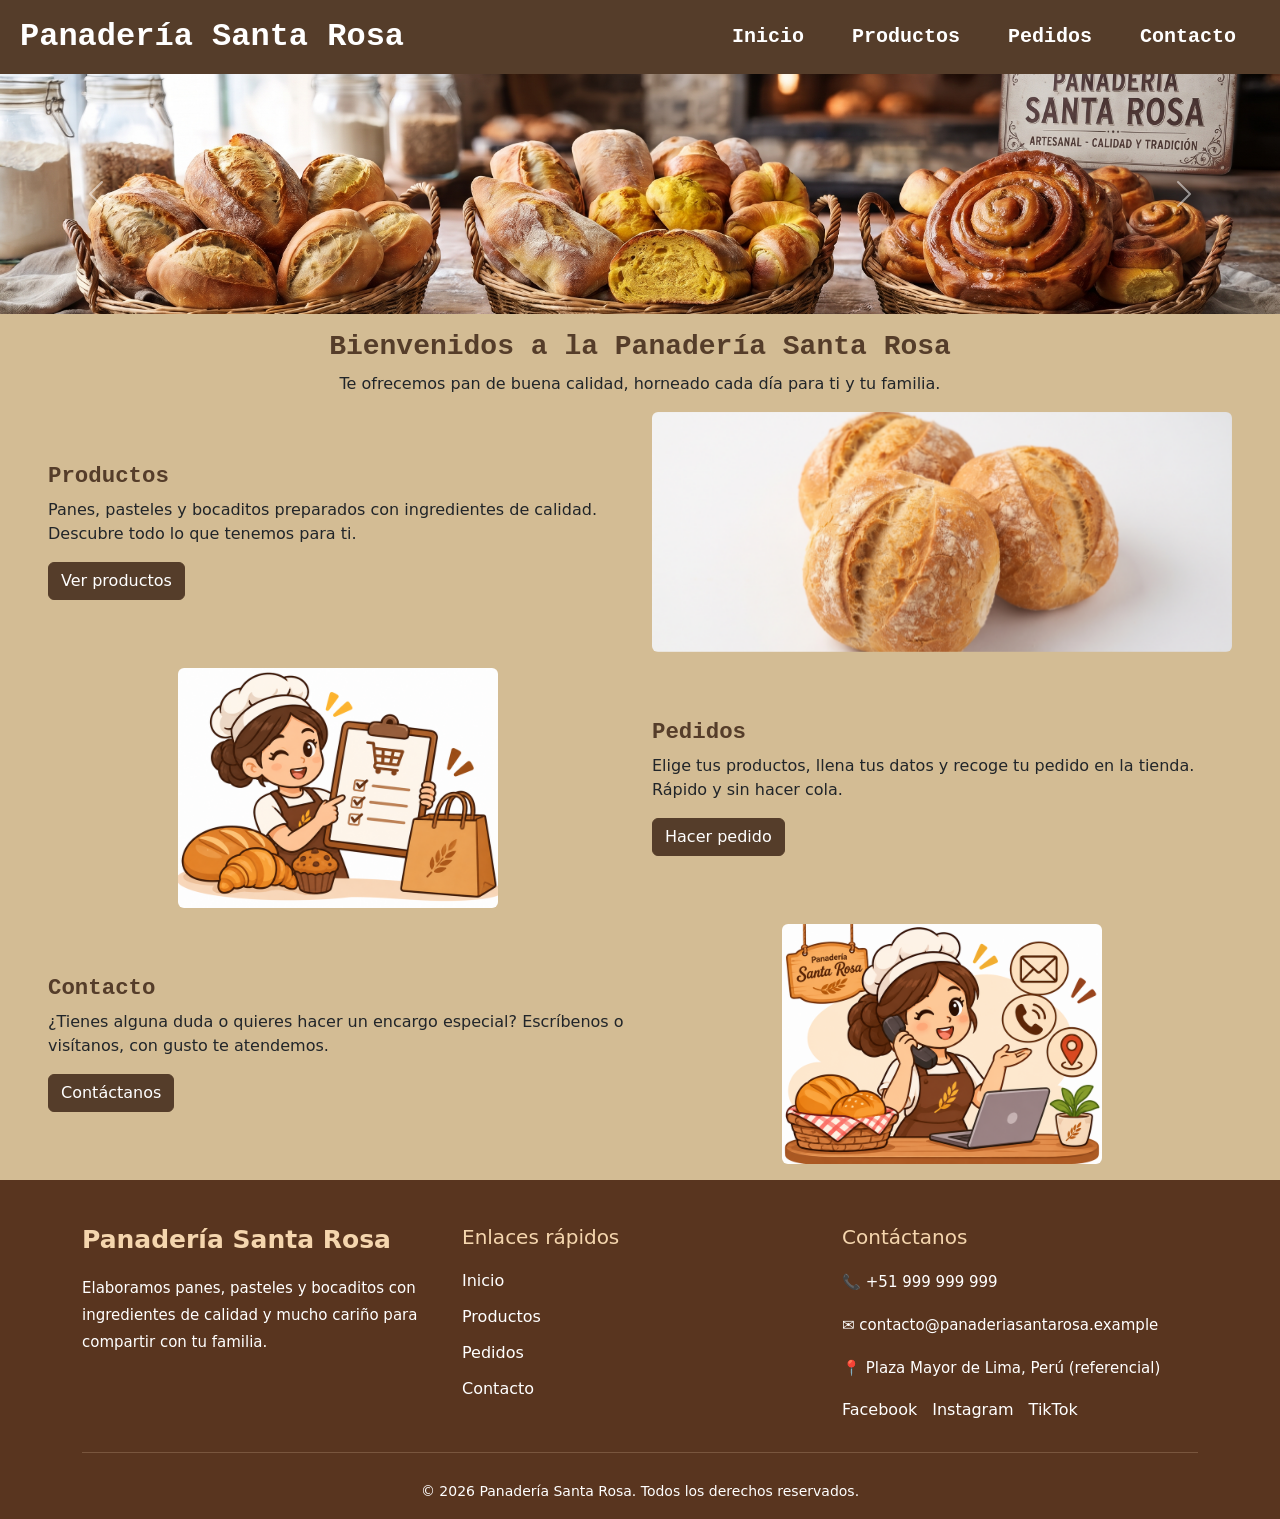
<file: index.html>
<!DOCTYPE html>
<html lang="es">

<head>
    <meta charset="UTF-8">
    <meta name="viewport" content="width=device-width, initial-scale=1.0">
    <title>Panaderia Santa Rosa</title>
    <link href="https://cdn.jsdelivr.net/npm/bootstrap@5.0.2/dist/css/bootstrap.min.css" rel="stylesheet"
        integrity="sha384-EVSTQN3/azprG1Anm3QDgpJLIm9Nao0Yz1ztcQTwFspd3yD65VohhpuuCOmLASjC" crossorigin="anonymous">
    <link rel="stylesheet" href="css/stylo.css">

</head>
<body class="pagina-inicio">
    <nav class="navbar navbar-expand-lg navbar-light bg-light ">
        <div class="container-fluid">
            <a class="navbar-brand fs-2 " href="index.html">Panadería Santa Rosa</a>
            <button class="navbar-toggler" type="button" data-bs-toggle="collapse" data-bs-target="#menuPrincipal"
                    aria-controls="menuPrincipal" aria-expanded="false" aria-label="Abrir menú de navegación">
                <span class="navbar-toggler-icon"></span>
            </button>
        <div class="collapse navbar-collapse" id="menuPrincipal">
            <ul class="navbar-nav ms-auto fs-5">
                <li class="nav-item">
                    <a class="nav-link mx-3" href="index.html">Inicio</a>
                </li>
                <li class="nav-item">
                    <a class="nav-link mx-3" href="productos.html">Productos</a>
                </li>
                <li class="nav-item">
                    <a class="nav-link mx-3" href="pedidos.html">Pedidos</a>
                </li>
                <li class="nav-item">
                    <a class="nav-link mx-3 " href="contacto.html">Contacto</a>
                </li>
            </ul>
        </div>
        </div>
    </nav>
    <div id="carruselPanes" class="carousel slide" data-bs-ride="carousel">
        <div class="carousel-inner">
            <div class="carousel-item active">
                <img src="img/imag1.jpg" class="d-block w-100" alt="Pan 1">
            </div>
            <div class="carousel-item">
                <img src="img/imag2.jpg" class="d-block w-100" alt="Pan 2">
            </div>
            <div class="carousel-item">
                <img src="img/imag3.jpg" class="d-block w-100" alt="Pan 3">
            </div>
        </div>
        <button class="carousel-control-prev" type="button" data-bs-target="#carruselPanes" data-bs-slide="prev">
            <span class="carousel-control-prev-icon" aria-hidden="true"></span>
            <span class="visually-hidden">Anterior</span>
        </button>
        <button class="carousel-control-next" type="button" data-bs-target="#carruselPanes" data-bs-slide="next">
            <span class="carousel-control-next-icon" aria-hidden="true"></span>
            <span class="visually-hidden">Siguiente</span>
        </button>

    </div>
        
    <section class="w-100 px-4 px-md-5 text-center my-4">
        <h1 class="titulo-seccion">Bienvenidos a la Panadería Santa Rosa</h1>
        <p class="lead">Te ofrecemos pan de buena calidad, horneado cada día para ti y tu familia.</p>
    </section>

    
    <section class="w-100 px-4 px-md-5 my-4">
        <div class="row align-items-center g-4">
            <div class="col-12 col-md-6">
                <h2 class="titulo-seccion">Productos</h2>
                <p>Panes, pasteles y bocaditos preparados con ingredientes de calidad. Descubre todo lo que tenemos para ti.</p>
                <a href="productos.html" class="btn btn-primary">Ver productos</a>
            </div>
            <div class="col-12 col-md-6">
                <div id="carruselProductos" class="carousel slide" data-bs-ride="carousel" data-bs-interval="3000">
                    <div class="carousel-inner rounded">
                        <div class="carousel-item active">
                            <img src="img/frances.jpg" class="d-block w-100" alt="Pan francés">
                        </div>
                        <div class="carousel-item">
                            <img src="img/spong-cake.jpg" class="d-block w-100" alt="Sponge cake">
                        </div>
                        <div class="carousel-item">
                            <img src="img/alfajores.jpg" class="d-block w-100" alt="Alfajores">
                        </div>
                        <div class="carousel-item">
                            <img src="img/torta-choco.jpg" class="d-block w-100" alt="Pastel de chocolate">
                        </div>
                        <div class="carousel-item">
                            <img src="img/yema.jpg" class="d-block w-100" alt="Pan de yema">
                        </div>
                    </div>
                </div>
            </div>
        </div>
    </section>
    <section class="w-100 px-4 px-md-5 my-4">
        <div class="row align-items-center g-4">
            <div class="col-12 col-md-6 order-2 order-md-1">
                <img src="img/ft_pedidos.png" class="img-fluid rounded" alt="Haz tu pedido">
            </div>
            <div class="col-12 col-md-6 order-1 order-md-2">
                <h2 class="titulo-seccion">Pedidos</h2>
                <p>Elige tus productos, llena tus datos y recoge tu pedido en la tienda. Rápido y sin hacer cola.</p>
                <a href="pedidos.html" class="btn btn-primary">Hacer pedido</a>
            </div>
        </div>
    </section>
    <section class="w-100 px-4 px-md-5 my-4">
        <div class="row align-items-center g-4">
            <div class="col-12 col-md-6">
                <h2 class="titulo-seccion">Contacto</h2>
                <p>¿Tienes alguna duda o quieres hacer un encargo especial? Escríbenos o visítanos, con gusto te atendemos.</p>
                <a href="contacto.html" class="btn btn-primary">Contáctanos</a>
            </div>
            <div class="col-12 col-md-6">
                <img src="img/ft_contacto.png" class="img-fluid rounded" alt="Contacto Panadería Santa Rosa">
            </div>
        </div>
    </section>
<footer class="footer-panaderia">
    <div class="container">
        <div class="row g-4">
            <div class="col-md-4">
                <h3>Panadería Santa Rosa</h3>
                <p>
                    Elaboramos panes, pasteles y bocaditos
                    con ingredientes de calidad y mucho cariño
                    para compartir con tu familia.
                </p>
            </div>
            <div class="col-md-4">
                <h4>Enlaces rápidos</h4>
                <ul class="lista-footer">
                    <li><a href="index.html">Inicio</a></li>
                    <li><a href="productos.html">Productos</a></li>
                    <li><a href="pedidos.html">Pedidos</a></li>
                    <li><a href="contacto.html">Contacto</a></li>
                </ul>
            </div>

            <div class="col-md-4">
                <h4>Contáctanos</h4>
                <p>📞 +51 999 999 999</p>
                <p>✉️ contacto@panaderiasantarosa.example</p>
                <p>📍 Plaza Mayor de Lima, Perú (referencial)</p>

                <div class="redes-footer">
                    <a href="https://www.facebook.com/" target="_blank">Facebook</a>
                    <a href="https://www.instagram.com/" target="_blank">Instagram</a>
                    <a href="https://www.tiktok.com/" target="_blank">TikTok</a>
                </div>
            </div>

        </div>

        <hr>

        <div class="text-center derechos-footer">
            <p>
                © 2026 Panadería Santa Rosa.
                Todos los derechos reservados.
            </p>
        </div>
    </div>
</footer>

    <script src="https://cdn.jsdelivr.net/npm/bootstrap@5.0.2/dist/js/bootstrap.bundle.min.js"
        integrity="sha384-MrcW6ZMFYlzcLA8Nl+NtUVF0sA7MsXsP1UyJoMp4YLEuNSfAP+JcXn/tWtIaxVXM"
        crossorigin="anonymous"></script>
</body>

</html>
</file>
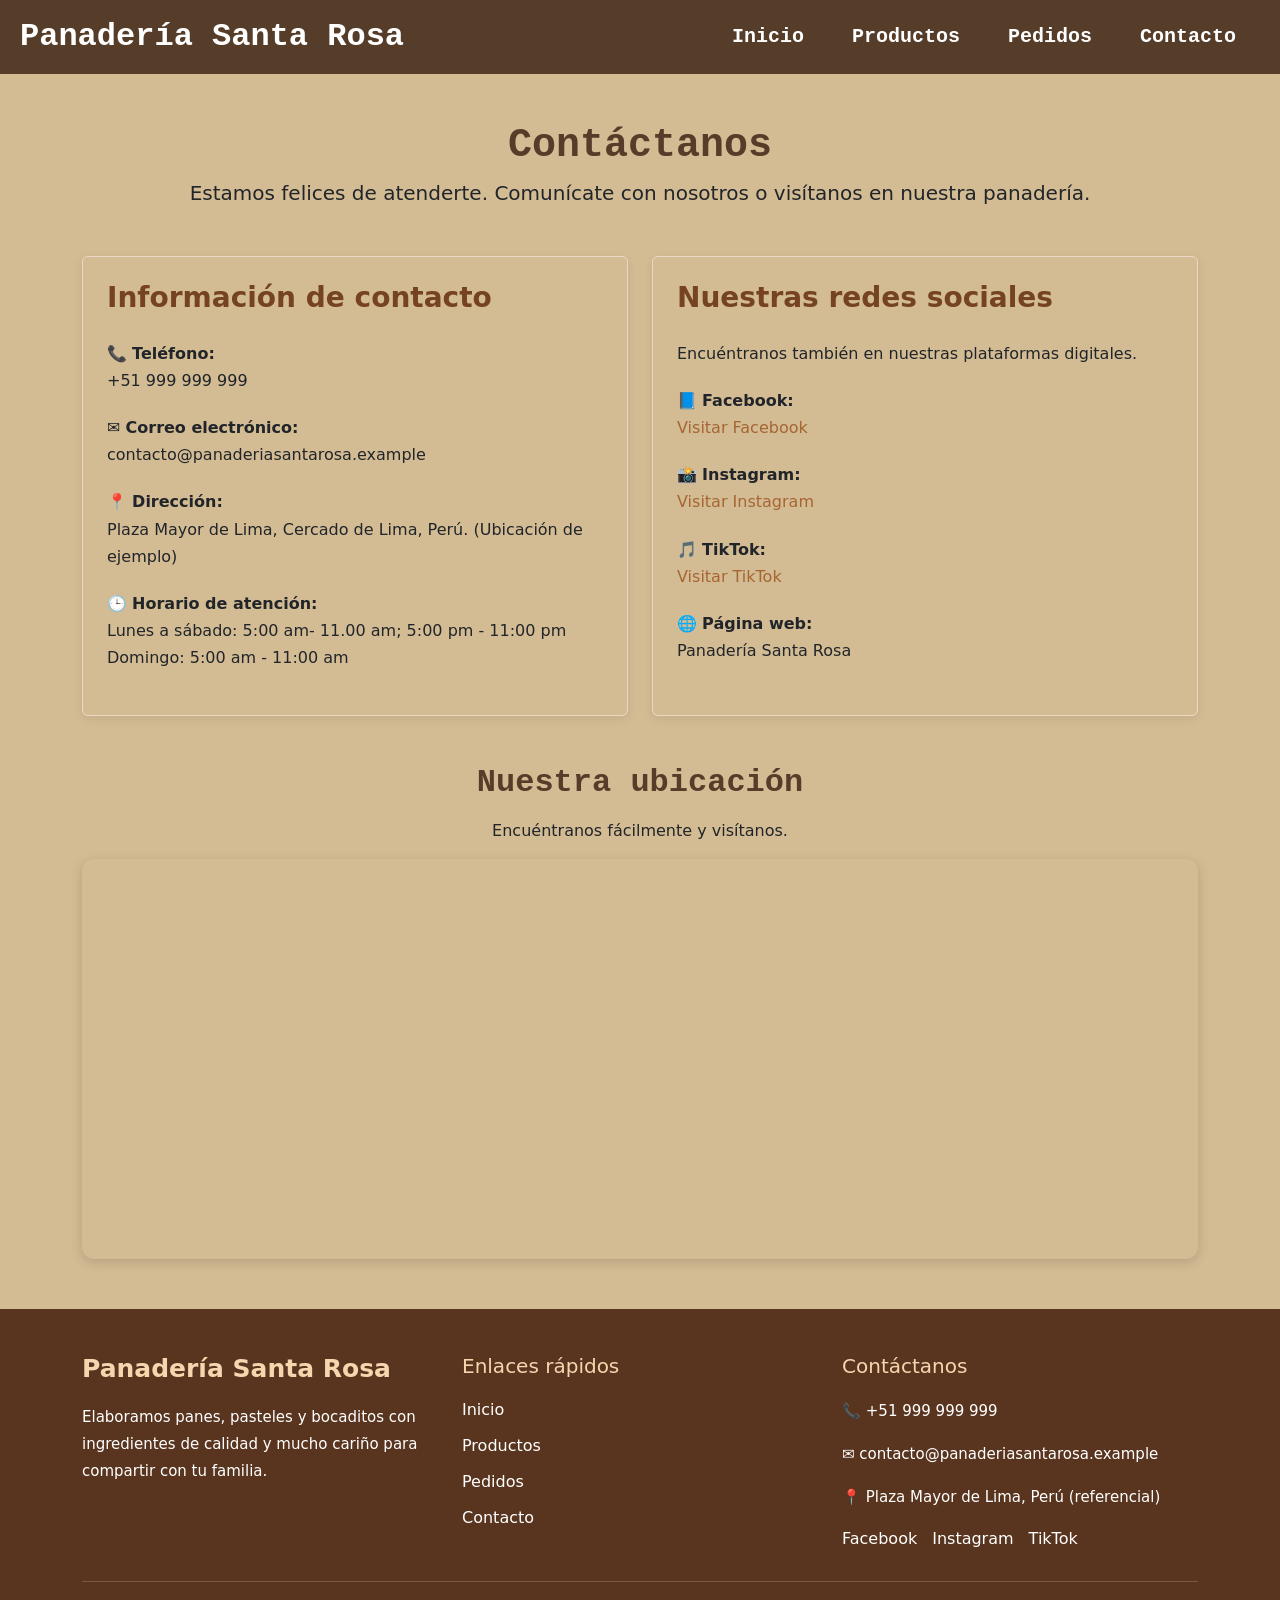
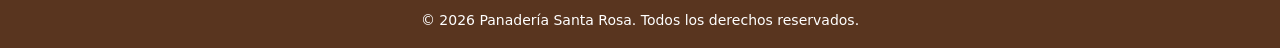
<file: contacto.html>
<!DOCTYPE html>
<html lang="es">

<head>
    <meta charset="UTF-8">
    <meta name="viewport" content="width=device-width, initial-scale=1.0">
    <title>Panaderia Santa Rosa</title>
    <link href="https://cdn.jsdelivr.net/npm/bootstrap@5.0.2/dist/css/bootstrap.min.css" rel="stylesheet"
        integrity="sha384-EVSTQN3/azprG1Anm3QDgpJLIm9Nao0Yz1ztcQTwFspd3yD65VohhpuuCOmLASjC" crossorigin="anonymous">
    <link rel="stylesheet" href="css/stylo.css">

</head>
<body>
    <nav class="navbar navbar-expand-lg navbar-light bg-light ">
        <div class="container-fluid">
            <a class="navbar-brand fs-2 " href="index.html">Panadería Santa Rosa</a>
            <button class="navbar-toggler" type="button" data-bs-toggle="collapse" data-bs-target="#menuPrincipal"
                    aria-controls="menuPrincipal" aria-expanded="false" aria-label="Abrir menú de navegación">
                <span class="navbar-toggler-icon"></span>
            </button>
        <div class="collapse navbar-collapse" id="menuPrincipal">
            <ul class="navbar-nav ms-auto fs-5">
                <li class="nav-item">
                    <a class="nav-link mx-3" href="index.html">Inicio</a>
                </li>
                <li class="nav-item">
                    <a class="nav-link mx-3" href="productos.html">Productos</a>
                </li>
                <li class="nav-item">
                    <a class="nav-link mx-3" href="pedidos.html">Pedidos</a>
                </li>
                <li class="nav-item">
                    <a class="nav-link mx-3 " href="contacto.html">Contacto</a>
                </li>
            </ul>
        </div>
        </div>
    </nav>

<!-- SECCIÓN DE CONTACTO -->
<section class="container my-5">

    <div class="text-center mb-5">
        <h1 class="titulo-seccion">Contáctanos</h1>
        <p class="lead">
            Estamos felices de atenderte. Comunícate con nosotros
            o visítanos en nuestra panadería.
        </p>
    </div>

    <div class="row g-4">
        <div class="col-md-6">
            <div class="contacto-info p-4 rounded">
                <h3>Información de contacto</h3>
                <p>📞 <strong>Teléfono:</strong><br>
                    +51 999 999 999
                </p>
                <p>✉️ <strong>Correo electrónico:</strong><br>
                    contacto@panaderiasantarosa.example
                </p>
                <p>📍 <strong>Dirección:</strong><br>
                    Plaza Mayor de Lima, Cercado de Lima, Perú.
                    (Ubicación de ejemplo)
                </p>
                <p>🕒 <strong>Horario de atención:</strong><br>
                    Lunes a sábado: 5:00 am- 11.00 am; 5:00 pm - 11:00 pm<br>
                    Domingo: 5:00 am - 11:00 am
                </p>
            </div>
        </div>
        <div class="col-md-6">
            <div class="contacto-info p-4 rounded">
                <h3>Nuestras redes sociales</h3>
                <p>Encuéntranos también en nuestras plataformas digitales.</p>
                <p>📘 <strong>Facebook:</strong><br>
                    <a href="https://www.facebook.com/" target="_blank">
                        Visitar Facebook
                    </a>
                </p>
                <p>📸 <strong>Instagram:</strong><br>
                    <a href="https://www.instagram.com/" target="_blank">
                        Visitar Instagram
                    </a>
                </p>
                <p>🎵 <strong>TikTok:</strong><br>
                    <a href="https://www.tiktok.com/" target="_blank">
                        Visitar TikTok
                    </a>
                </p>
                <p>🌐 <strong>Página web:</strong><br>
                    Panadería Santa Rosa
                </p>
            </div>
        </div>
    </div>
    <div class="mt-5">
        <h2 class="titulo-seccion text-center mb-3">
            Nuestra ubicación
        </h2>
        <p class="text-center">
            Encuéntranos fácilmente y visítanos.
        </p>
        <div class="mapa-container">
            <iframe
                src="https://maps.google.com/maps?q=Plaza%20Mayor%20de%20Lima&t=&z=15&ie=UTF8&iwloc=&output=embed"
                width="100%"
                height="400"
                style="border:0;"
                allowfullscreen=""
                loading="lazy">
            </iframe>
        </div>
    </div>

</section>

<footer class="footer-panaderia">
    <div class="container">
        <div class="row g-4">

            
            <div class="col-md-4">
                <h3>Panadería Santa Rosa</h3>
                <p>
                    Elaboramos panes, pasteles y bocaditos
                    con ingredientes de calidad y mucho cariño
                    para compartir con tu familia.
                </p>
            </div>

            
            <div class="col-md-4">
                <h4>Enlaces rápidos</h4>
                <ul class="lista-footer">
                    <li><a href="index.html">Inicio</a></li>
                    <li><a href="productos.html">Productos</a></li>
                    <li><a href="pedidos.html">Pedidos</a></li>
                    <li><a href="contacto.html">Contacto</a></li>
                </ul>
            </div>

            
            <div class="col-md-4">
                <h4>Contáctanos</h4>
                <p>📞 +51 999 999 999</p>
                <p>✉️ contacto@panaderiasantarosa.example</p>
                <p>📍 Plaza Mayor de Lima, Perú (referencial)</p>

                <div class="redes-footer">
                    <a href="https://www.facebook.com/" target="_blank">Facebook</a>
                    <a href="https://www.instagram.com/" target="_blank">Instagram</a>
                    <a href="https://www.tiktok.com/" target="_blank">TikTok</a>
                </div>
            </div>

        </div>

        <hr>

        <div class="text-center derechos-footer">
            <p>
                © 2026 Panadería Santa Rosa.
                Todos los derechos reservados.
            </p>
        </div>
    </div>
</footer>
    
    <script src="https://cdn.jsdelivr.net/npm/bootstrap@5.0.2/dist/js/bootstrap.bundle.min.js"
        integrity="sha384-MrcW6ZMFYlzcLA8Nl+NtUVF0sA7MsXsP1UyJoMp4YLEuNSfAP+JcXn/tWtIaxVXM"
        crossorigin="anonymous"></script>
</body>

</html>
</file>
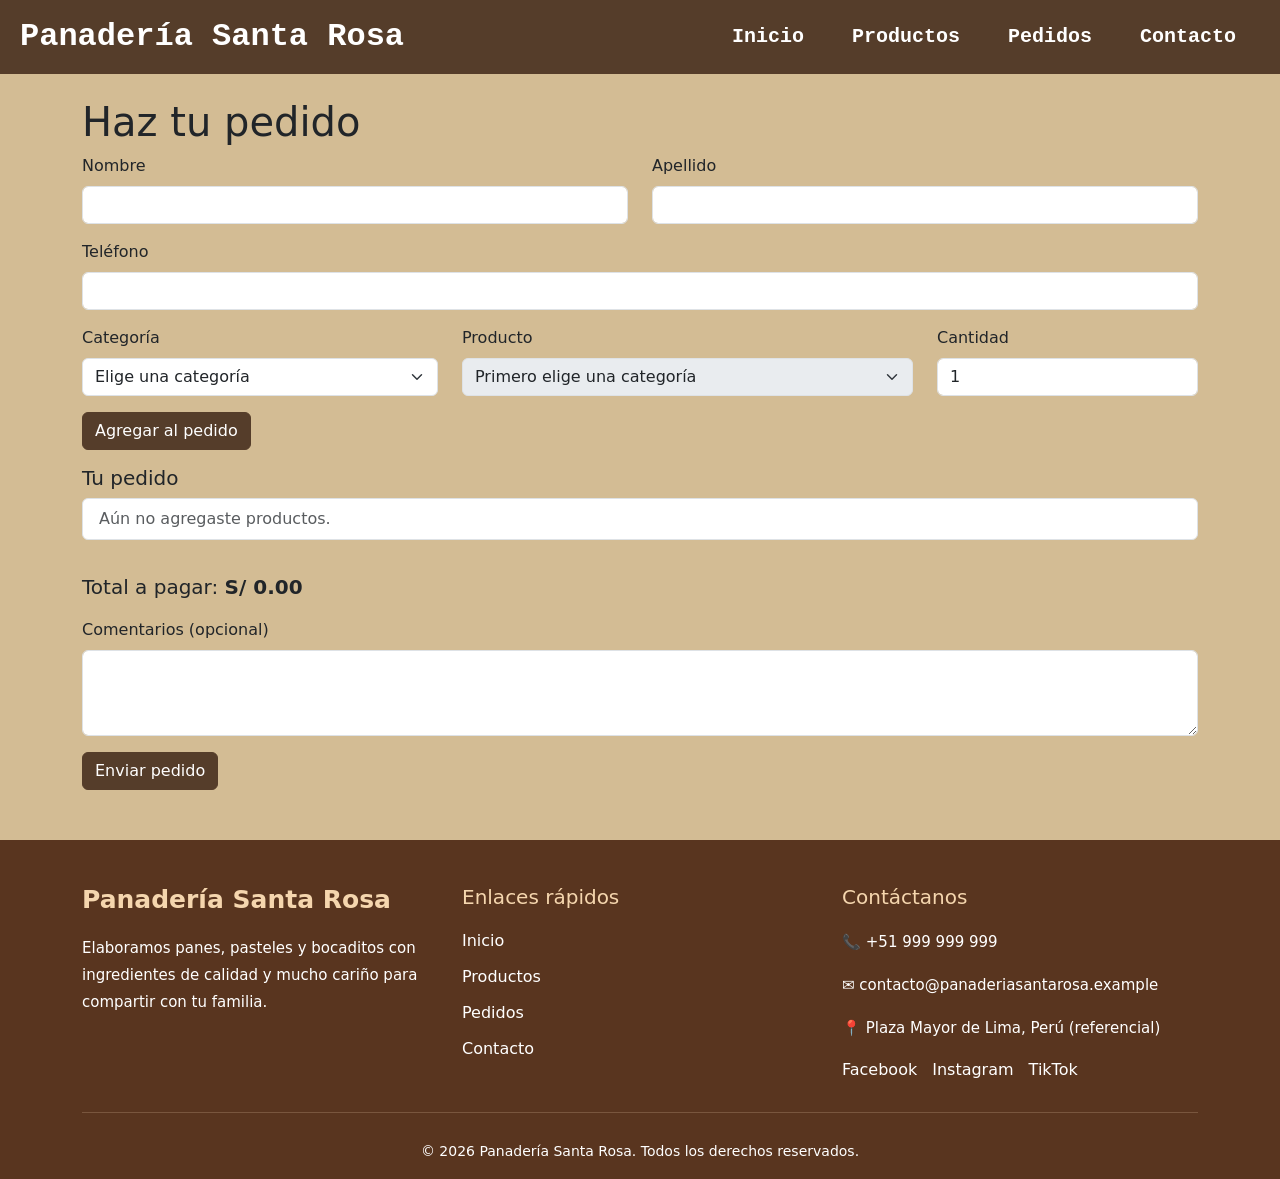
<file: pedidos.html>
<!DOCTYPE html>
<html lang="es">

<head>
    <meta charset="UTF-8">
    <meta name="viewport" content="width=device-width, initial-scale=1.0">
    <title>Panaderia Santa Rosa</title>
    <link href="https://cdn.jsdelivr.net/npm/bootstrap@5.0.2/dist/css/bootstrap.min.css" rel="stylesheet"
        integrity="sha384-EVSTQN3/azprG1Anm3QDgpJLIm9Nao0Yz1ztcQTwFspd3yD65VohhpuuCOmLASjC" crossorigin="anonymous">
    <link rel="stylesheet" href="css/stylo.css">

</head>

<body>
    <nav class="navbar navbar-expand-lg navbar-light bg-light ">
        <div class="container-fluid">
            <a class="navbar-brand fs-2 " href="index.html">Panadería Santa Rosa</a>
            <button class="navbar-toggler" type="button" data-bs-toggle="collapse" data-bs-target="#menuPrincipal"
                aria-controls="menuPrincipal" aria-expanded="false" aria-label="Abrir menú de navegación">
                <span class="navbar-toggler-icon"></span>
            </button>
            <div class="collapse navbar-collapse" id="menuPrincipal">
                <ul class="navbar-nav ms-auto fs-5">
                    <li class="nav-item">
                        <a class="nav-link mx-3" href="index.html">Inicio</a>
                    </li>
                    <li class="nav-item">
                        <a class="nav-link mx-3" href="productos.html">Productos</a>
                    </li>
                    <li class="nav-item">
                        <a class="nav-link mx-3" href="pedidos.html">Pedidos</a>
                    </li>
                    <li class="nav-item">
                        <a class="nav-link mx-3 " href="contacto.html">Contacto</a>
                    </li>
                </ul>
            </div>
        </div>
    </nav>
    <main class="container my-4">
        <h1>Haz tu pedido</h1>

        <form id="formPedido" novalidate>

            <div class="row">
                <div class="col-md-6 mb-3">
                    <label for="nombre" class="form-label">Nombre</label>
                    <input type="text" class="form-control" id="nombre" required>
                    <div class="invalid-feedback">Escribe tu nombre.</div>
                </div>
                <div class="col-md-6 mb-3">
                    <label for="apellido" class="form-label">Apellido</label>
                    <input type="text" class="form-control" id="apellido" required>
                    <div class="invalid-feedback">Escribe tu apellido.</div>
                </div>
            </div>

            <div class="mb-3">
                <label for="telefono" class="form-label">Teléfono</label>
                <input type="tel" class="form-control" id="telefono" required>
                <div class="invalid-feedback">Escribe un teléfono de 9 dígitos que empiece con 9.</div>
            </div>

            <div class="row">
                <div class="col-md-4 mb-3">
                    <label for="categoria" class="form-label">Categoría</label>
                    <select class="form-select" id="categoria" required>
                        <option value="">Elige una categoría</option>
                        <option value="panes">Panes</option>
                        <option value="pasteles">Pasteles</option>
                        <option value="bocaditos">Bocaditos</option>
                    </select>
                    <div class="invalid-feedback">Elige una categoría.</div>
                </div>
                <div class="col-md-5 mb-3">
                    <label for="producto" class="form-label">Producto</label>
                    <select class="form-select" id="producto" required disabled>
                        <option value="">Primero elige una categoría</option>
                    </select>
                    <div class="invalid-feedback">Elige un producto.</div>
                </div>
                <div class="col-md-3 mb-3">
                    <label for="cantidad" class="form-label">Cantidad</label>
                    <input type="number" class="form-control" id="cantidad" min="1" value="1" required>
                    <div class="invalid-feedback">Mínimo 1.</div>
                </div>
            </div>

            <button type="button" class="btn btn-primary mb-3" id="btnAgregar">Agregar al pedido</button>

            <h2 class="fs-5">Tu pedido</h2>
            <ul class="list-group mb-3" id="listaPedido">
                <li class="list-group-item text-muted">Aún no agregaste productos.</li>
            </ul>
            <ul class="list-group mb-3" id="listaPedido">

            </ul>

            <p class="fs-5">Total a pagar: <strong id="total">S/ 0.00</strong></p>

                <div class="mb-3">
                    <label for="comentarios" class="form-label">Comentarios (opcional)</label>
                    <textarea class="form-control" id="comentarios" rows="3"></textarea>
                </div>

                <button type="submit" class="btn btn-primary">Enviar pedido</button>
                <div id="mensaje" class="mt-3" role="alert"></div>
        </form>
    </main>


<footer class="footer-panaderia">
    <div class="container">
        <div class="row g-4">

            
            <div class="col-md-4">
                <h3>Panadería Santa Rosa</h3>
                <p>
                    Elaboramos panes, pasteles y bocaditos
                    con ingredientes de calidad y mucho cariño
                    para compartir con tu familia.
                </p>
            </div>

            
            <div class="col-md-4">
                <h4>Enlaces rápidos</h4>
                <ul class="lista-footer">
                    <li><a href="index.html">Inicio</a></li>
                    <li><a href="productos.html">Productos</a></li>
                    <li><a href="pedidos.html">Pedidos</a></li>
                    <li><a href="contacto.html">Contacto</a></li>
                </ul>
            </div>

            
            <div class="col-md-4">
                <h4>Contáctanos</h4>
                <p>📞 +51 999 999 999</p>
                <p>✉️ contacto@panaderiasantarosa.example</p>
                <p>📍 Plaza Mayor de Lima, Perú (referencial)</p>

                <div class="redes-footer">
                    <a href="https://www.facebook.com/" target="_blank">Facebook</a>
                    <a href="https://www.instagram.com/" target="_blank">Instagram</a>
                    <a href="https://www.tiktok.com/" target="_blank">TikTok</a>
                </div>
            </div>

        </div>

        <hr>

        <div class="text-center derechos-footer">
            <p>
                © 2026 Panadería Santa Rosa.
                Todos los derechos reservados.
            </p>
        </div>
    </div>
</footer>


    <script src="https://cdn.jsdelivr.net/npm/bootstrap@5.0.2/dist/js/bootstrap.bundle.min.js"
        integrity="sha384-MrcW6ZMFYlzcLA8Nl+NtUVF0sA7MsXsP1UyJoMp4YLEuNSfAP+JcXn/tWtIaxVXM"
        crossorigin="anonymous"></script>
    <script src="js/pedidos.js"></script>
    <script src="js/dato.js"></script>
</body>

</html>
</file>
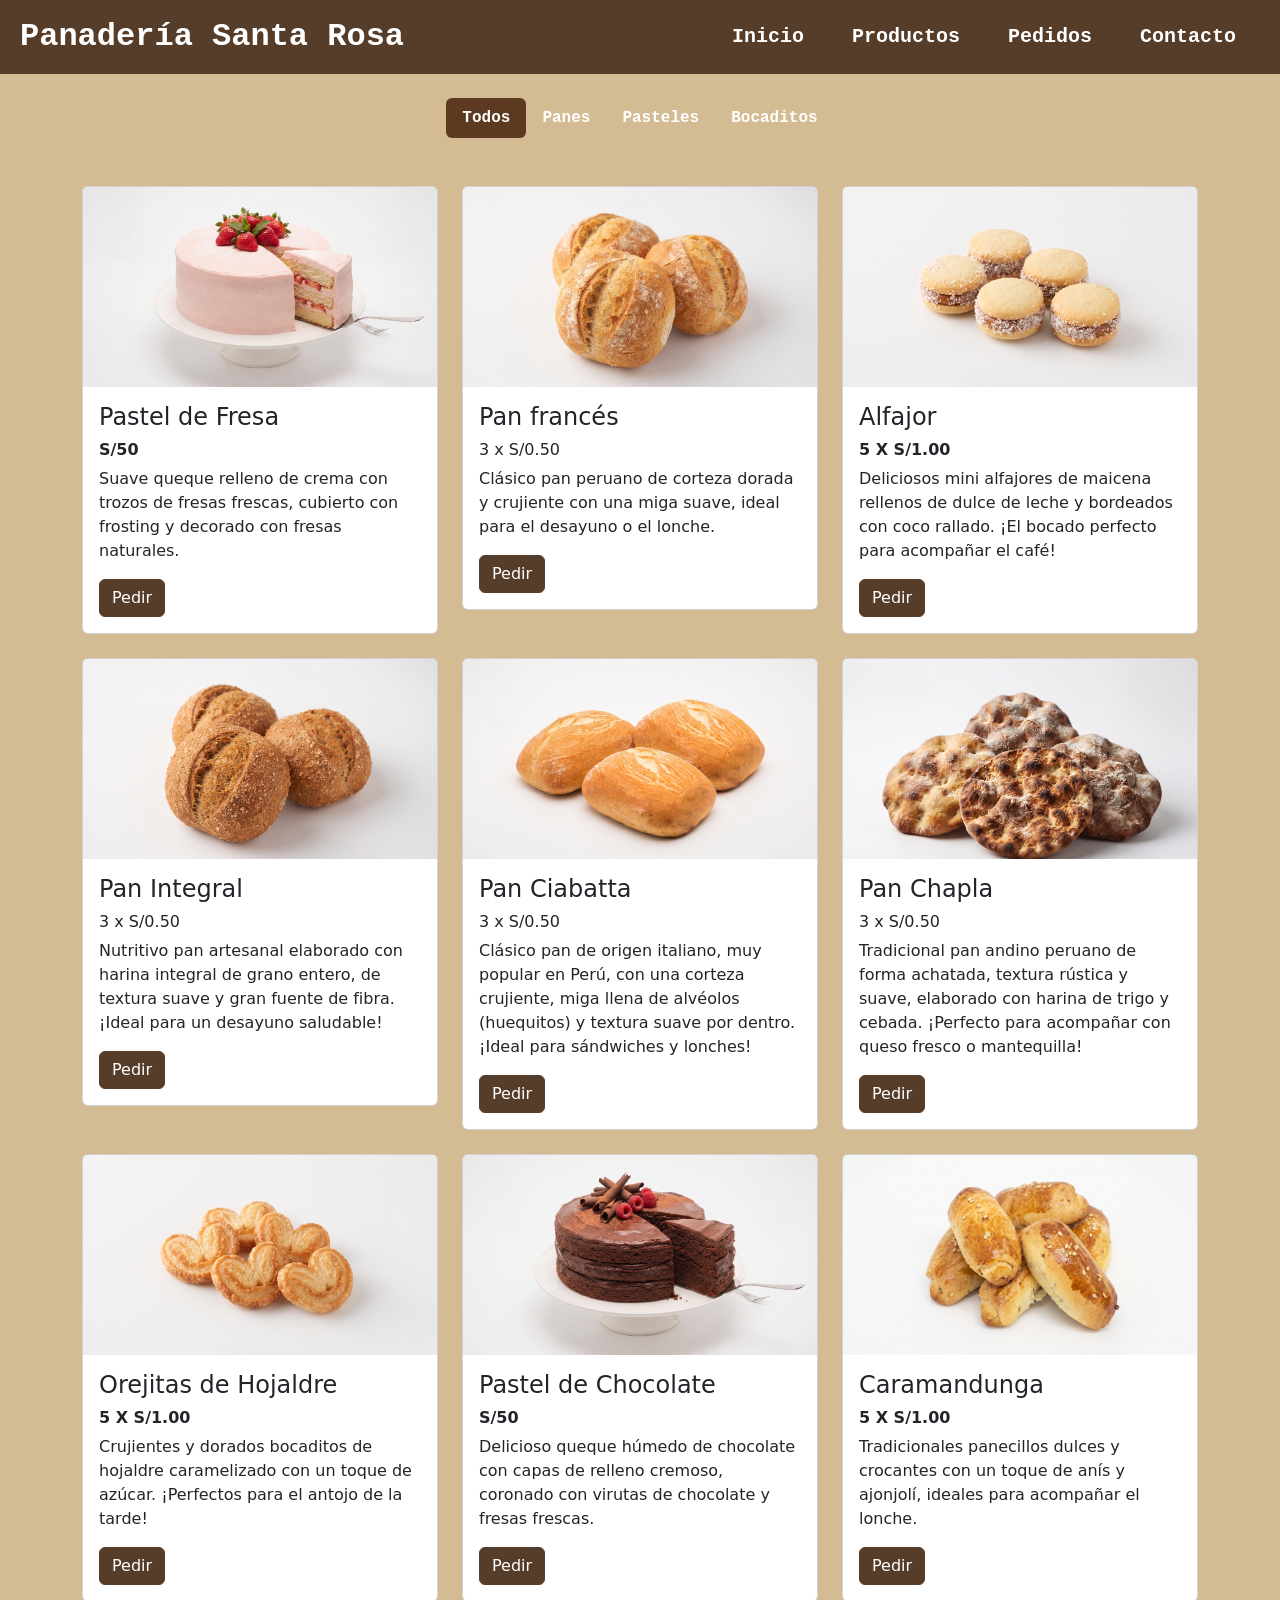
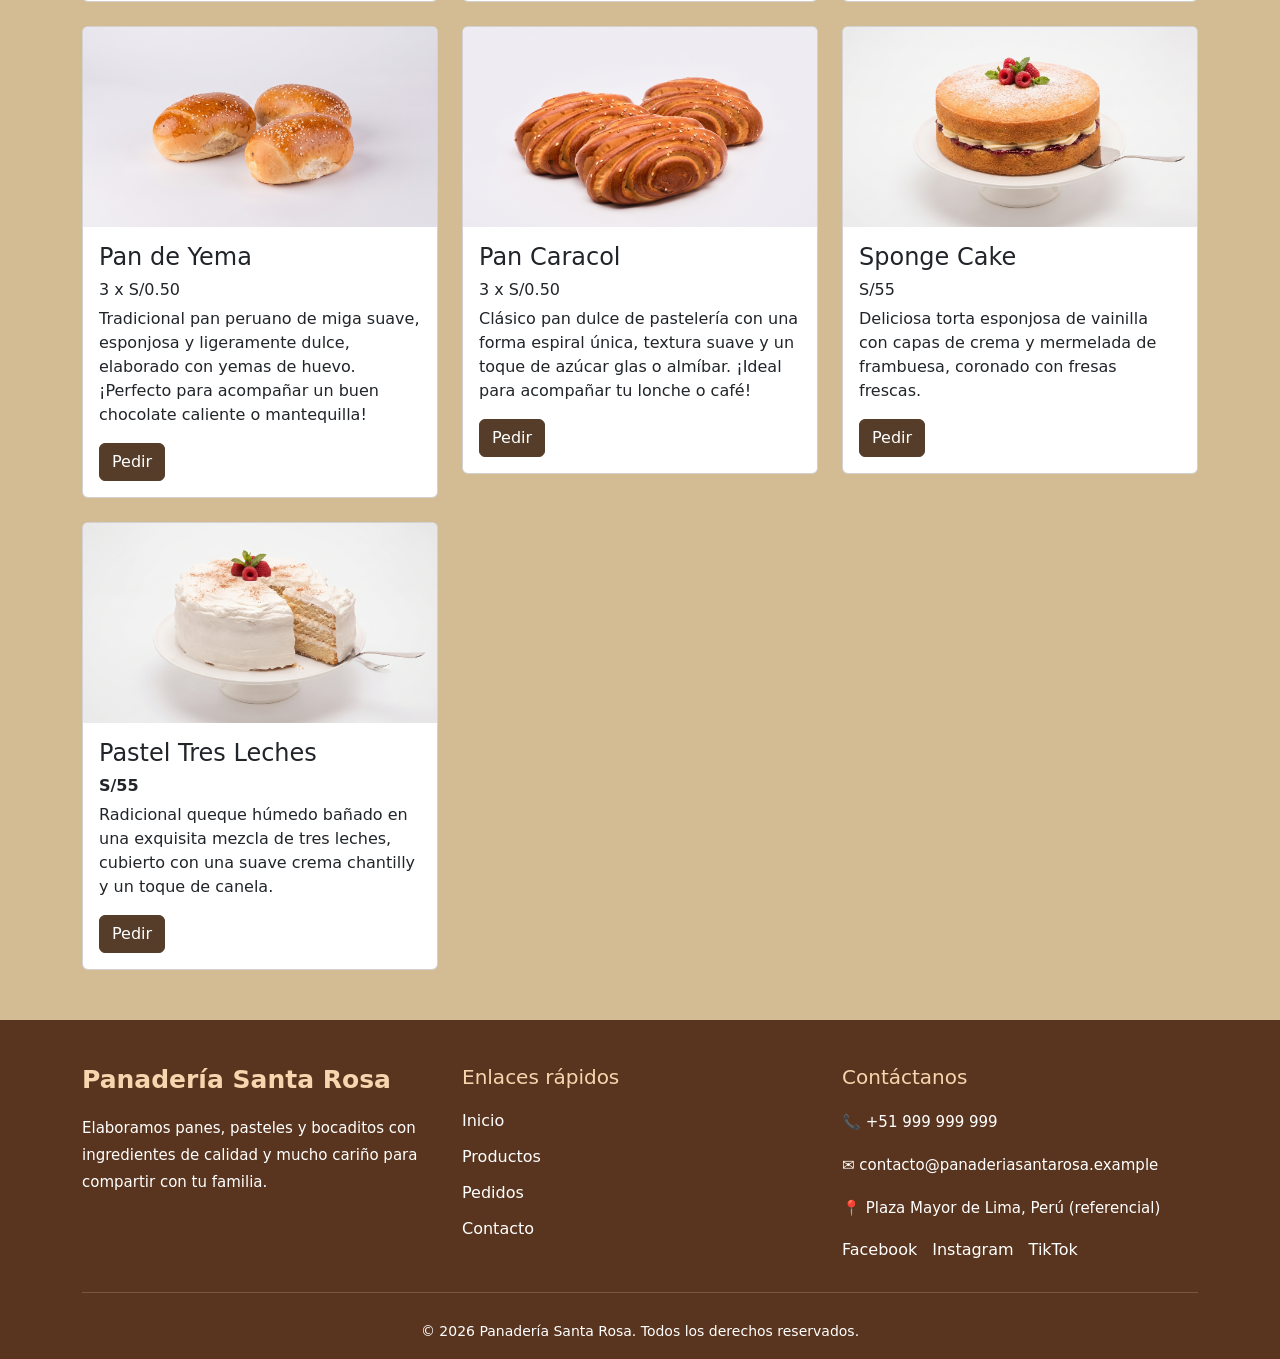
<file: productos.html>
<!DOCTYPE html>
<html lang="es">

<head>
    <meta charset="UTF-8">
    <meta name="viewport" content="width=device-width, initial-scale=1.0">
    <title>Productos</title>
    <link href="https://cdn.jsdelivr.net/npm/bootstrap@5.0.2/dist/css/bootstrap.min.css" rel="stylesheet"
        integrity="sha384-EVSTQN3/azprG1Anm3QDgpJLIm9Nao0Yz1ztcQTwFspd3yD65VohhpuuCOmLASjC" crossorigin="anonymous">
    <link rel="stylesheet" href="css/stylo.css">
</head>

<body>
    <nav class="navbar navbar-expand-lg navbar-light bg-light sticky-top">
        <div class="container-fluid">
            <a class="navbar-brand fs-2" href="index.html">Panadería Santa Rosa</a>
            <button class="navbar-toggler" type="button" data-bs-toggle="collapse" data-bs-target="#menuPrincipal"
                aria-controls="menuPrincipal" aria-expanded="false" aria-label="Abrir menú de navegación">
                <span class="navbar-toggler-icon"></span>
            </button>
            <div class="collapse navbar-collapse" id="menuPrincipal">
                <ul class="navbar-nav ms-auto fs-5">
                    <li class="nav-item">
                        <a class="nav-link mx-3" href="index.html">Inicio</a>
                    </li>
                    <li class="nav-item">
                        <a class="nav-link mx-3" href="productos.html">Productos</a>
                    </li>
                    <li class="nav-item">
                        <a class="nav-link mx-3" href="pedidos.html">Pedidos</a>
                    </li>
                    <li class="nav-item">
                        <a class="nav-link mx-3 " href="contacto.html">Contacto</a>
                    </li>
                </ul>
            </div>
        </div>
    </nav>
    <ul class="nav nav-pills justify-content-center mt-4" id="menuCategorias">
        <li class="nav-items">
            <a class="nav-link active" href="#" data-filtro="todos">Todos</a>
        </li>
        <li class="nav-items">
            <a class="nav-link" href="#" data-filtro="panes">Panes</a>
        </li>
        <li class="nav-items">
            <a class="nav-link" href="#" data-filtro="pasteles">Pasteles</a>
        </li>
        <li class="nav-items">
            <a class="nav-link" href="#" data-filtro="bocaditos">Bocaditos</a>
        </li>
    </ul>

    <div class="container mt-5">
        <div class="row g-4">

            <div class="col-12 col-md-4" data-categoria="panes">
                <section class="card">
                    <img src="img/frances.jpg" class="card-img-top" alt="Pan francés">
                    <div class="card-body">
                        <h4 class="card-title">Pan francés</h4>
                        <h6 class="card-title">3 x S/0.50</h6>
                        <p class="card-text"> Clásico pan peruano de corteza dorada y crujiente con una miga suave,
                            ideal para el desayuno o el lonche.</p>
                        <button type="button" class="btn btn-primary btn-pedir" data-nombre="Pan francés">Pedir</button>
                    </div>
                </section>
            </div>

            <div class="col-12 col-md-4" data-categoria="panes">
                <section class="card">
                    <img src="img/integral.jpg" class="card-img-top" alt="Pan integral">
                    <div class="card-body">
                        <h4 class="card-title">Pan Integral</h4>
                        <h6 class="card-title">3 x S/0.50</h6>
                        <p class="card-text"> Nutritivo pan artesanal elaborado con harina integral de grano entero, de
                            textura suave y gran fuente de fibra. ¡Ideal para un desayuno saludable!</p>
                        <button type="button" class="btn btn-primary btn-pedir"
                            data-nombre="Pan Integral">Pedir</button>
                    </div>
                </section>
            </div>

            <div class="col-12 col-md-4" data-categoria="panes">
                <section class="card">
                    <img src="img/yema.jpg" class="card-img-top" alt="Pan de yema">
                    <div class="card-body">
                        <h4 class="card-title">Pan de Yema</h4>
                        <h6 class="card-title">3 x S/0.50</h6>
                        <p class="card-text"> Tradicional pan peruano de miga suave, esponjosa y ligeramente dulce,
                            elaborado con yemas de huevo. ¡Perfecto para acompañar un buen chocolate caliente o
                            mantequilla!</p>
                        <button type="button" class="btn btn-primary btn-pedir" data-nombre="Pan Yema">Pedir</button>
                    </div>
                </section>
            </div>

            <div class="col-12 col-md-4" data-categoria="panes">
                <section class="card">
                    <img src="img/chaplas.jpg" class="card-img-top" alt="Pan chapla">
                    <div class="card-body">
                        <h4 class="card-title">Pan Chapla</h4>
                        <h6 class="card-title">3 x S/0.50</h6>
                        <p class="card-text">Tradicional pan andino peruano de forma achatada, textura rústica y suave,
                            elaborado con harina de trigo y cebada. ¡Perfecto para acompañar con queso fresco o
                            mantequilla!</p>
                        <button type="button" class="btn btn-primary btn-pedir" data-nombre="Pan Chapla">Pedir</button>
                    </div>
                </section>
            </div>
            <div class="col-12 col-md-4" data-categoria="panes">
                <section class="card">
                    <img src="img/caracol.jpg" class="card-img-top" alt="Pan caracol">
                    <div class="card-body">
                        <h4 class="card-title">Pan Caracol</h4>
                        <h6 class="card-title">3 x S/0.50</h6>
                        <p class="card-text"> Clásico pan dulce de pastelería con una forma espiral única, textura suave
                            y un toque de azúcar glas o almíbar. ¡Ideal para acompañar tu lonche o café!</p>
                        <button type="button" class="btn btn-primary btn-pedir" data-nombre="Caracol">Pedir</button>
                    </div>
                </section>
            </div>

            <div class="col-12 col-md-4" data-categoria="panes">
                <section class="card">
                    <img src="img/ciabatta.jpg" class="card-img-top" alt="Pastel ciabatta">
                    <div class="card-body">
                        <h4 class="card-title">Pan Ciabatta</h4>
                        <h6 class="card-title">3 x S/0.50</h6>
                        <p class="card-text"> Clásico pan de origen italiano, muy popular en Perú, con una corteza
                            crujiente, miga llena de alvéolos (huequitos) y textura suave por dentro. ¡Ideal para
                            sándwiches y lonches!</p>
                        <button type="button" class="btn btn-primary btn-pedir" data-nombre="Ciabatta">Pedir</button>
                    </div>
                </section>
            </div>
            <div class="col-12 col-md-4" data-categoria="pasteles">
                <section class="card">
                    <img src="img/spong-cake.jpg" class="card-img-top" alt="sponge cake">
                    <div class="card-body">
                        <h4 class="card-title">Sponge Cake</h4>
                        <h6 class="card-title">S/55</h6>
                        <p class="card-text">Deliciosa torta esponjosa de vainilla con capas de crema y mermelada de
                            frambuesa, coronado con fresas frescas.</p>
                        <button type="button" class="btn btn-primary btn-pedir" data-nombre="Sponge Cake">Pedir</button>
                    </div>
                </section>
            </div>
            <div class="col-12 col-md-4" data-categoria="pasteles">
                <section class="card">
                    <img src="img/torta-choco.jpg" class="card-img-top" alt="pastel de chocolate">
                    <div class="card-body">
                        <h4 class="card-title">Pastel de Chocolate</h4>
                        <h6 class="card-title"><strong>S/50</strong></h6>
                        <p class="card-text"> Delicioso queque húmedo de chocolate con capas de relleno cremoso,
                            coronado con virutas de chocolate y fresas frescas.</p>
                        <button type="button" class="btn btn-primary btn-pedir"
                            data-nombre="Pastel de Chocolate">Pedir</button>
                    </div>
                </section>
            </div>

            <div class="col-12 col-md-4" data-categoria="pasteles">
                <section class="card">
                    <img src="img/tres_leches.jpg" class="card-img-top" alt="Pastel Tres leche">
                    <div class="card-body">
                        <h4 class="card-title"> Pastel Tres Leches</h4>
                        <h6 class="card-title"><strong>S/55</strong></h6>
                        <p class="card-text">Radicional queque húmedo bañado en una exquisita mezcla de tres leches,
                            cubierto con una suave crema chantilly y un toque de canela.</p>
                        <button type="button" class="btn btn-primary btn-pedir"
                            data-nombre="Pastel Tres Leches">Pedir</button>
                    </div>
                </section>
            </div>
            <div class="col-12 col-md-4" data-categoria="pasteles">
                <section class="card">
                    <img src="img/fresa.jpg" class="card-img-top" alt="Pastel de Fresa">
                    <div class="card-body">
                        <h4 class="card-title">Pastel de Fresa</h4>
                        <h6 class="card-title"><strong>S/50</strong></h6>
                        <p class="card-text">Suave queque relleno de crema con trozos de fresas frescas, cubierto con
                            frosting y decorado con fresas naturales.</p>
                        <button type="button" class="btn btn-primary btn-pedir"
                            data-nombre="Pastel de Fresa">Pedir</button>
                    </div>
                </section>
            </div>
            <div class="col-12 col-md-4" data-categoria="bocaditos">
                <section class="card">
                    <img src="img/caramandunga.jpg" class="card-img-top" alt="caramandunga">
                    <div class="card-body">
                        <h4 class="card-title">Caramandunga</h4>
                        <h6 class="card-title"><strong>5 X S/1.00</strong></h6>
                        <p class="card-text">Tradicionales panecillos dulces y crocantes con un toque de anís y
                            ajonjolí, ideales para acompañar el lonche.</p>
                        <button type="button" class="btn btn-primary btn-pedir"
                            data-nombre="Caramandunga">Pedir</button>
                    </div>
                </section>
            </div>

            <div class="col-12 col-md-4" data-categoria="bocaditos">
                <section class="card">
                    <img src="img/alfajores.jpg" class="card-img-top" alt="alfajor">
                    <div class="card-body">
                        <h4 class="card-title">Alfajor</h4>
                        <h6 class="card-title"><strong>5 X S/1.00</strong></h6>
                        <p>Deliciosos mini alfajores de maicena rellenos de dulce de leche y bordeados con coco rallado.
                            ¡El bocado perfecto para acompañar el café!</p>
                        <button type="button" class="btn btn-primary btn-pedir" data-nombre="Alfajor">Pedir</button>
                    </div>
                </section>
            </div>
            <div class="col-12 col-md-4" data-categoria="bocaditos">
                <section class="card">
                    <img src="img/orejitas.jpg" class="card-img-top" alt="orejitas">
                    <div class="card-body">
                        <h4 class="card-title">Orejitas de Hojaldre</h4>
                        <h6 class="card-title"><strong>5 X S/1.00</strong></h6>
                        <p class="card-text">Crujientes y dorados bocaditos de hojaldre caramelizado con un toque de
                            azúcar. ¡Perfectos para el antojo de la tarde!</p>
                        <button type="button" class="btn btn-primary btn-pedir"
                            data-nombre="Orejitas de Hojaldre">Pedir</button>
                    </div>
                </section>

            </div>
            <div class="container">

            </div>
        </div>
    </div>
    <aside id="carrito" class="card shadow position-fixed bottom-0 end-0 m-3 d-none"
        style="width: 320px; z-index: 1030;">
        <div class="card-header fw-bold">Tu pedido</div>
        <ul id="carritoLista" class="list-group list-group-flush overflow-auto" style="max-height: 40vh;"></ul>
        <div class="card-footer">
            <div class="d-flex justify-content-between mb-2">
                <span>Total</span>
                <strong id="carritoTotal">S/ 0.00</strong>
            </div>
            <div class="d-flex gap-2">
                <button type="button" class="btn btn-outline-secondary" id="btnVaciar">Vaciar</button>
                <button type="button" class="btn btn-primary flex-grow-1" id="btnComprar">Comprar</button>
            </div>
        </div>
    </aside>

<footer class="footer-panaderia">
    <div class="container">
        <div class="row g-4">

            
            <div class="col-md-4">
                <h3>Panadería Santa Rosa</h3>
                <p>
                    Elaboramos panes, pasteles y bocaditos
                    con ingredientes de calidad y mucho cariño
                    para compartir con tu familia.
                </p>
            </div>

            <div class="col-md-4">
                <h4>Enlaces rápidos</h4>
                <ul class="lista-footer">
                    <li><a href="index.html">Inicio</a></li>
                    <li><a href="productos.html">Productos</a></li>
                    <li><a href="pedidos.html">Pedidos</a></li>
                    <li><a href="contacto.html">Contacto</a></li>
                </ul>
            </div>

            <div class="col-md-4">
                <h4>Contáctanos</h4>
                <p>📞 +51 999 999 999</p>
                <p>✉️ contacto@panaderiasantarosa.example</p>
                <p>📍 Plaza Mayor de Lima, Perú (referencial)</p>

                <div class="redes-footer">
                    <a href="https://www.facebook.com/" target="_blank">Facebook</a>
                    <a href="https://www.instagram.com/" target="_blank">Instagram</a>
                    <a href="https://www.tiktok.com/" target="_blank">TikTok</a>
                </div>
            </div>

        </div>

        <hr>

        <div class="text-center derechos-footer">
            <p>
                © 2026 Panadería Santa Rosa.
                Todos los derechos reservados.
            </p>
        </div>
    </div>
</footer>

    <script src="https://cdn.jsdelivr.net/npm/bootstrap@5.0.2/dist/js/bootstrap.bundle.min.js"
        integrity="sha384-MrcW6ZMFYlzcLA8Nl+NtUVF0sA7MsXsP1UyJoMp4YLEuNSfAP+JcXn/tWtIaxVXM"
        crossorigin="anonymous"></script>
    <script src="js/dato.js"></script>
    <script src="js/app.js"></script>
</body>

</html>
</file>
<file: css/stylo.css>
/* ===== INICIO COMPACTO ===== */

/* Menos espacio entre bloques */
.pagina-inicio section {
    margin-top: 1rem !important;
    margin-bottom: 1rem !important;
}
.pagina-inicio section h1 {
    font-size: 1.75rem;
}
.pagina-inicio section h2 {
    font-size: 1.4rem;
}
.pagina-inicio .lead {
    font-size: 1rem;
}
.pagina-inicio .footer-panaderia {
    margin-top: 1rem;
}

/* Carrusel principal */
#carruselPanes .carousel-item img {
    height: 240px;
    object-fit: cover;
    object-position: center 25%;
}

/* Carrusel de productos */
#carruselProductos .carousel-item img {
    height: 240px;
    object-fit: cover;
    object-position: center;
}

/* Fotos de Pedidos y Contacto */
.pagina-inicio section img.img-fluid {
    max-height: 240px;
    width: auto;
    display: block;
    margin: 0 auto;
}

@media (max-width: 576px) {
    #carruselPanes .carousel-item img,
    #carruselProductos .carousel-item img {
        height: 170px;
    }
    .pagina-inicio section img.img-fluid {
        max-height: 180px;
    }
}


body{
    background-color: rgb(211, 188, 148);
    margin: 0px;
    padding: 0px;
}

.navbar {
    width: 100%;
    padding-left: 0;
    padding-right: 0;
    background-color: #553d2a !important;
    font-weight: bold;
    font-family: 'Courier New', Courier, monospace;
}

/* Carrusel principal de Inicio */
#carruselPanes .carousel-item img {
    height: 340px 280px;
    object-fit: cover;
    object-position: center 25%;
}

@media (max-width: 768px) {
    #carruselPanes .carousel-item img {
        height: 220px;
    }
}

@media (max-width: 576px) {
    #carruselPanes .carousel-item img {
        height: 160px;
    }
}
.container-fluid {
    background-color: #553d2a;
    width: 100%;
    margin: 0;
    padding-left: 20px; 
    padding-right: 20px;
}

.container-fluid .navbar-brand {
    color: white !important; 
}
.nav-item a {   
    color: white !important; 
    
}
.nav-items a {
    color: white !important ;
    font-weight: bold; 
    font-family: 'Courier New', Courier, monospace;


}
.container mt-5 {
    margin-top: 5rem !important; 
    border-radius: 10px;
    background-color: #d3bc94;
}
.card-img-top{
    height: 200px;
    object-fit: cover;
}
.btn-primary {
    background-color: #553d2a;
    border-color: #553d2a;
}
.nav-pills .nav-link.active {
    background-color: #5c3a21;
    color: white;
}
.data-filtro {
    background-color: #553d2a;
}
.titulo-seccion {
    color: #553d2a;
    font-family: 'Courier New', Courier, monospace;
    font-weight: bold;
}


/* INFORMACIÓN DE CONTACTO */
.contacto-info {
    border: 1px solid #ead8c5;
    height: 100%;
    box-shadow: 0 3px 10px rgba(0,0,0,0.08);
}

.contacto-info h3 {
    color: #754321;
    margin-bottom: 25px;
    font-weight: bold;
}

.contacto-info p {
    font-size: 16px;
    line-height: 1.7;
    margin-bottom: 20px;
}

.contacto-info a {
    color: #a76532;
    text-decoration: none;
}

.contacto-info a:hover {
    color: #633819;
    text-decoration: underline;
}

/* MAPA */
.mapa-container {
    overflow: hidden;
    border-radius: 12px;
    box-shadow: 0 3px 12px rgba(0,0,0,0.15);
}

.mapa-container iframe {
    display: block;
}


/* PIE DE PAGINA */
.footer-panaderia {
    background-color: #59351f;
    color: #ffffff;
    padding: 45px 0 15px;
    margin-top: 50px;
}

.footer-panaderia h3 {
    color: #f5d6ae;
    font-size: 25px;
    font-weight: bold;
    margin-bottom: 20px;
}

.footer-panaderia h4 {
    color: #f5d6ae;
    font-size: 20px;
    margin-bottom: 20px;
}

.footer-panaderia p {
    font-size: 15px;
    line-height: 1.8;
}

.lista-footer {
    list-style: none;
    padding: 0;
}

.lista-footer li {
    margin-bottom: 12px;
}

.footer-panaderia a {
    color: #ffffff;
    text-decoration: none;
    transition: 0.3s;
}

.footer-panaderia a:hover {
    color: #f5c78e;
    padding-left: 5px;
}

.redes-footer {
    display: flex;
    flex-wrap: wrap;
    gap: 15px;
    margin-top: 15px;
}

.footer-panaderia hr {
    border-color: #d8b99a;
    margin-top: 30px;
}

.derechos-footer {
    padding-top: 10px;
}

.derechos-footer p {
    font-size: 14px;
    margin-bottom: 0;
}
</file>
